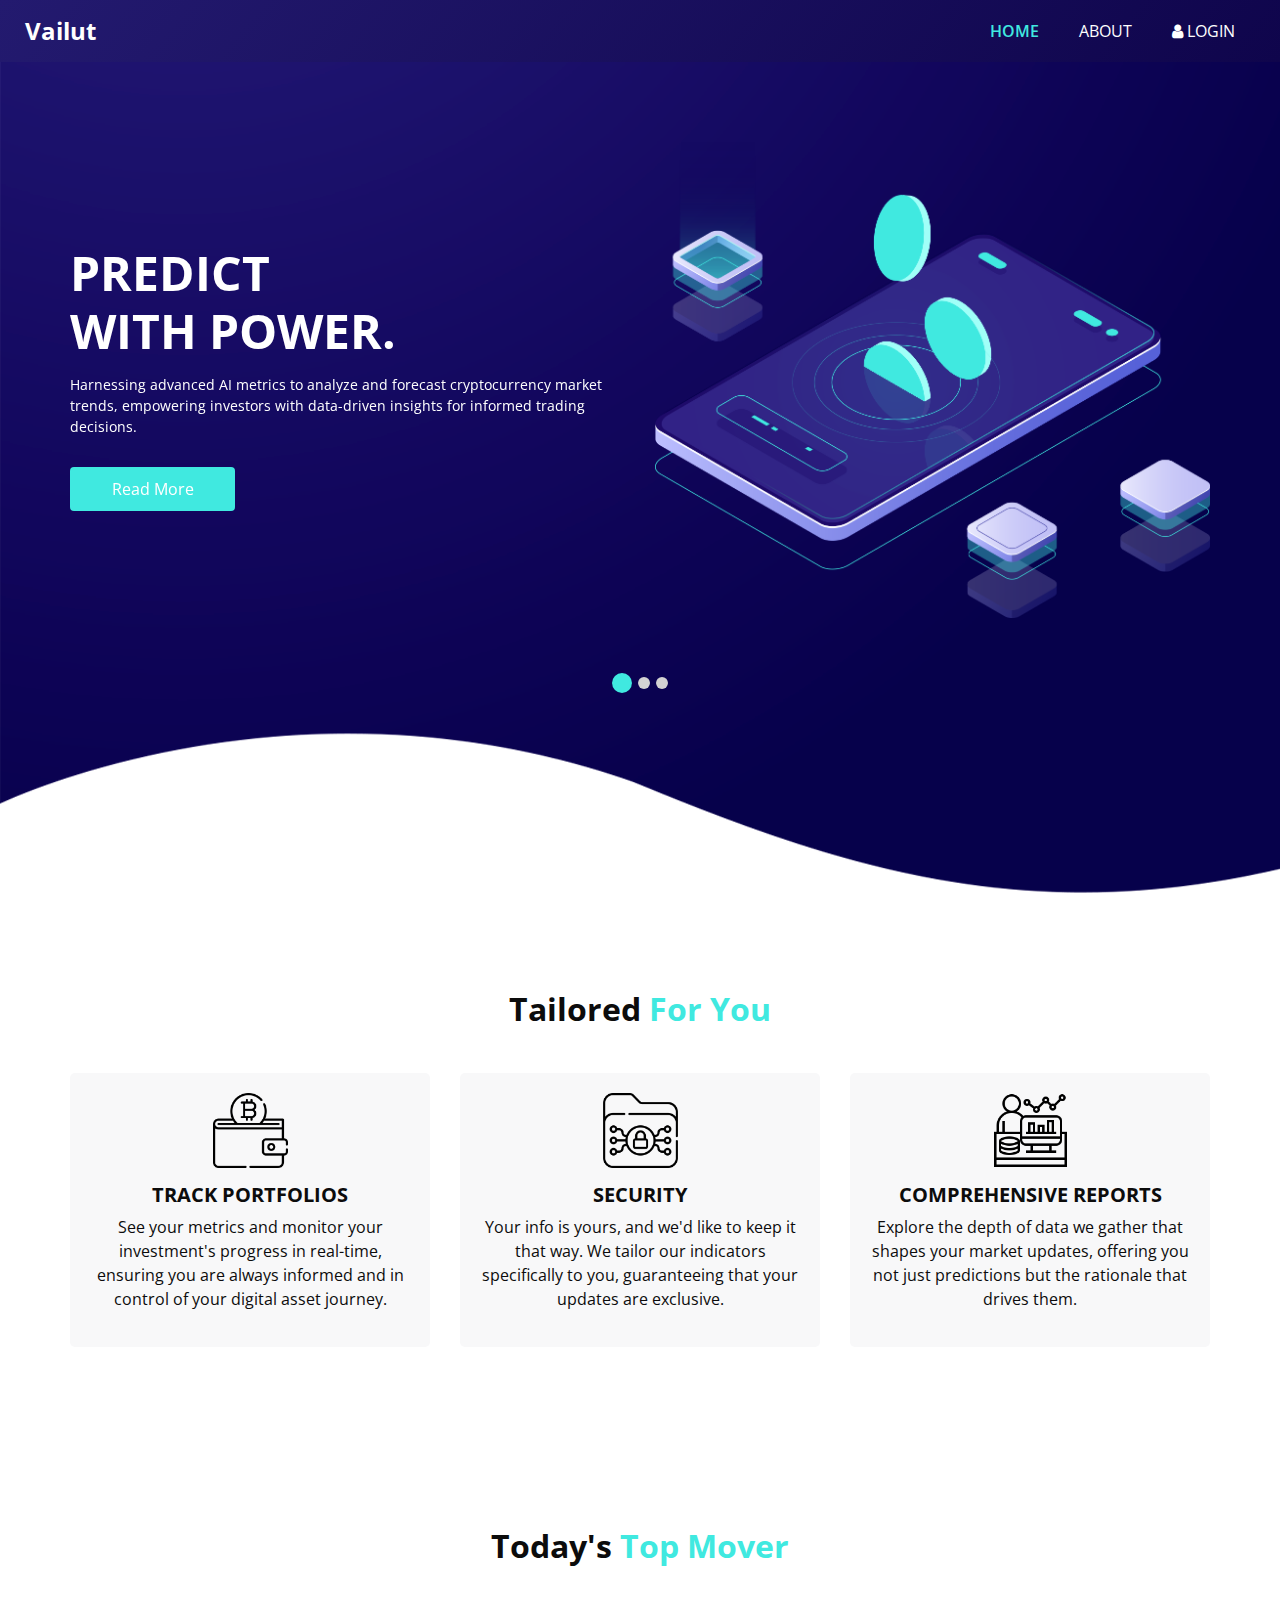
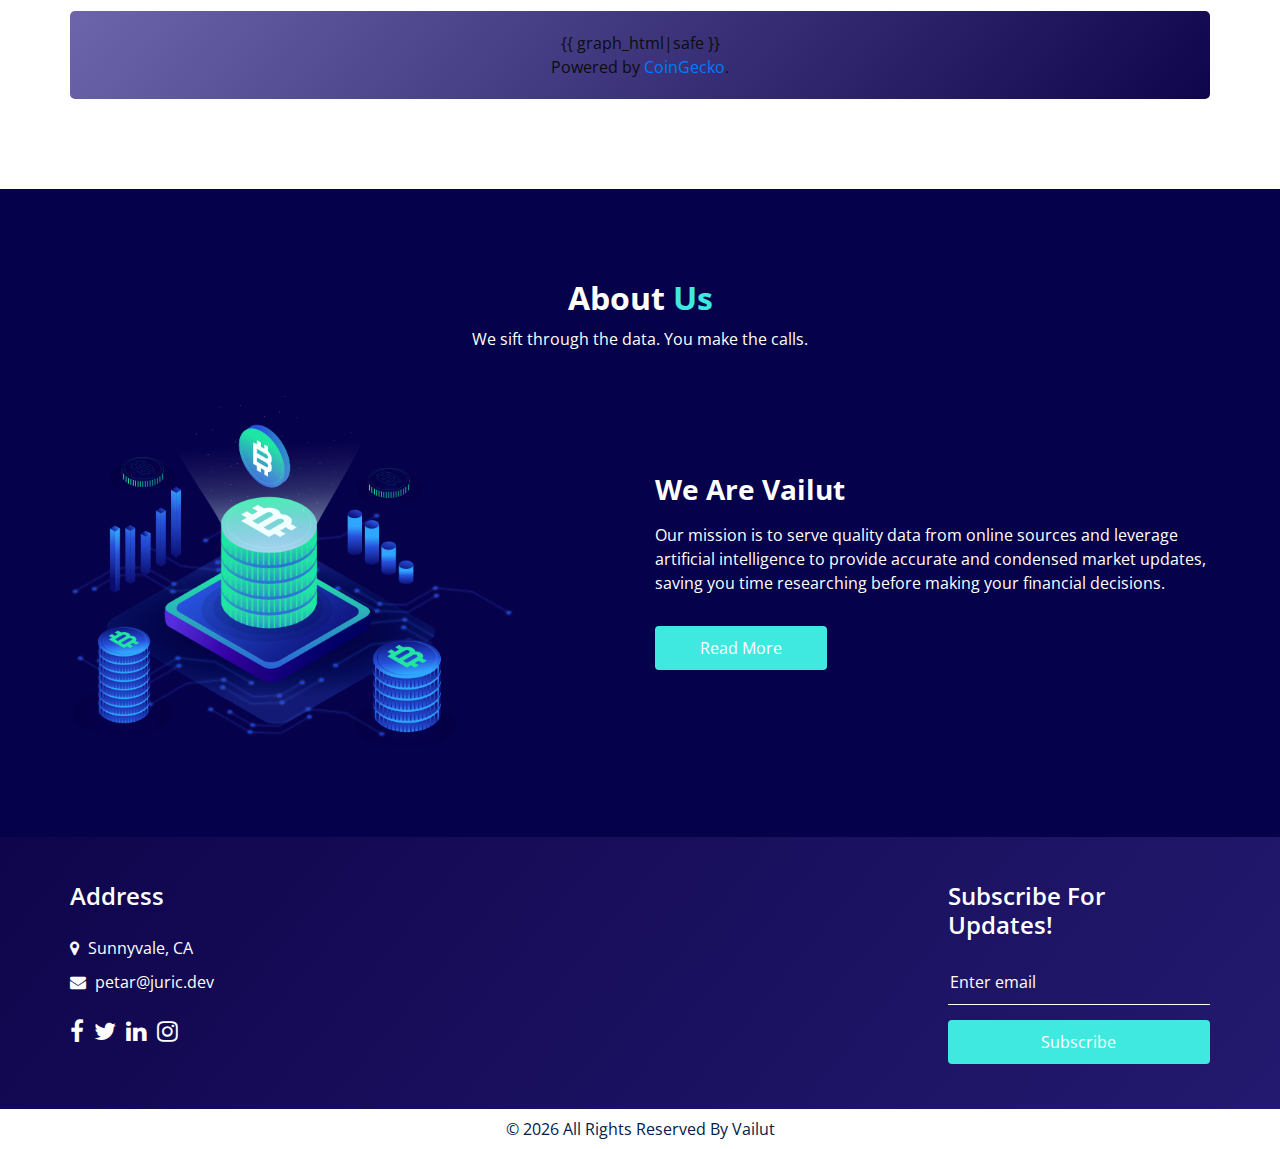
<file: templates/index.html>
<!DOCTYPE html>
<html>
<!--TEST/-->

<head>
    <!-- Basic -->
    <meta charset="utf-8" />
    <meta http-equiv="X-UA-Compatible" content="IE=edge" />
    <!-- Mobile Metas -->
    <meta name="viewport" content="width=device-width, initial-scale=1, shrink-to-fit=no" />
    <!-- Site Metas -->
    <meta name="keywords" content="" />
    <meta name="description" content="" />
    <meta name="author" content="" />
    <link rel="shortcut icon" href="/static/images/favicon.png" type=""> <!--@rashedul.islam -> https://www.flaticon.com/authors/rashedulislam/gradient-fill?author_id=4415&type=standard -->

    <title> Vailut </title>

    <!-- bootstrap core css -->
    <link rel="stylesheet" type="text/css" href="/static/css/bootstrap.css" />

    <!-- fonts style -->
    <link href="https://fonts.googleapis.com/css2?family=Roboto:wght@400;500;700;900&display=swap" rel="stylesheet">

    <!--owl slider stylesheet -->
    <link rel="stylesheet" type="text/css"
        href="https://cdnjs.cloudflare.com/ajax/libs/OwlCarousel2/2.3.4/assets/owl.carousel.min.css" />

    <!-- font awesome style -->
    <link href="/static/css/font-awesome.min.css" rel="stylesheet" />

    <!-- Custom styles for this template -->
    <link href="/static/css/style.css" rel="stylesheet" />
    <!-- responsive style -->
    <link href="/static/css/responsive.css" rel="stylesheet" />
    

</head>

<body>

    <div class="hero_area">

        <div class="hero_bg_box">
            <div class="bg_img_box">
                <img src="/static/images/hero-bg.png" alt="">
            </div>
        </div>

        <!-- header section strats -->
        <header class="header_section">
            <div class="container-fluid">
                <nav class="navbar navbar-expand-lg custom_nav-container ">
                    <a class="navbar-brand" href="/">
                        <span>
                            Vailut
                        </span>
                    </a>

                    <button class="navbar-toggler" type="button" data-toggle="collapse"
                        data-target="#navbarSupportedContent" aria-controls="navbarSupportedContent"
                        aria-expanded="false" aria-label="Toggle navigation">
                        <span class=""> </span>
                    </button>

                    <div class="collapse navbar-collapse" id="navbarSupportedContent">
                        <ul class="navbar-nav  ">
                            <li class="nav-item active">
                                <a class="nav-link" href="">Home <span class="sr-only">(current)</span></a>
                            </li>
                            <li class="nav-item inactive">
                                <a class="nav-link" href="/about">About <span class="sr-only">(current)</span></a>
                            </li>

                            <li class="nav-item">
                                <a class="nav-link" href="#"> <i class="fa fa-user" aria-hidden="true"></i> Login</a>
                            </li>
                        </ul>
                    </div>
                </nav>
            </div>
        </header>
        <!-- end header section -->
        <!-- slider section -->
        <section class="slider_section ">
            <div id="customCarousel1" class="carousel slide" data-ride="carousel">
                <div class="carousel-inner">
                    <div class="carousel-item active">
                        <div class="container ">
                            <div class="row">
                                <div class="col-md-6 ">
                                    <div class="detail-box">
                                        <h1>
                                            Predict <br>
                                            With Power.
                                        </h1>
                                        <p>
                                            Harnessing advanced AI metrics to analyze and forecast cryptocurrency market
                                            trends, empowering investors with data-driven insights for informed trading
                                            decisions.
                                        </p>
                                        <div class="btn-box">
                                            <a href="#About" class="btn1">
                                                Read More
                                            </a>
                                        </div>
                                    </div>
                                </div>
                                <div class="col-md-6">
                                    <div class="img-box">
                                        <img src="/static/images/slider-img.png" alt="">
                                    </div>
                                </div>
                            </div>
                        </div>
                    </div>
                    <div class="carousel-item ">
                        <div class="container ">
                            <div class="row">
                                <div class="col-md-6 ">
                                    <div class="detail-box">
                                        <h1>
                                            Act With <br>
                                            Confidence.
                                        </h1>
                                        <p>
                                            Get immediate updates in market trends so you can stay ahead of the game and
                                            retain a clear view of potential market shifts along with opportunities for
                                            optimal investment strategies.
                                        </p>
                                        <div class="btn-box">
                                            <a href="#About" class="btn1">
                                                Read More
                                            </a>
                                        </div>
                                    </div>
                                </div>
                                <div class="col-md-6">
                                    <div class="img-box">
                                        <img src="/static/images/slider-img.png" alt="">
                                    </div>
                                </div>
                            </div>
                        </div>
                    </div>
                    <div class="carousel-item">
                        <div class="container ">
                            <div class="row">
                                <div class="col-md-6 ">
                                    <div class="detail-box">
                                        <h1>
                                            All Data. <br>
                                            No Wasted Time.
                                        </h1>
                                        <p>
                                            We comprehensively gather and analyze data from a wide array of sources,
                                            including news outlets, online forums, and financial reports, to build the
                                            most complete and accurate picture of future cryptocurrency market trends.
                                        </p>
                                        <div class="btn-box">
                                            <a href="#About" class="btn1">
                                                Read More
                                            </a>
                                        </div>
                                    </div>
                                </div>
                                <div class="col-md-6">
                                    <div class="img-box">
                                        <img src="/static/images/slider-img.png" alt="">
                                    </div>
                                </div>
                            </div>
                        </div>
                    </div>
                </div>
                <ol class="carousel-indicators">
                    <li data-target="#customCarousel1" data-slide-to="0" class="active"></li>
                    <li data-target="#customCarousel1" data-slide-to="1"></li>
                    <li data-target="#customCarousel1" data-slide-to="2"></li>
                </ol>
            </div>

        </section>
        <!-- end slider section -->
    </div>



    <!-- service section -->

    <section class="service_section layout_padding">
        <div class="service_container">
            <div class="container ">
                <div class="heading_container heading_center">
                    <h2>
                        Tailored <span>For You</span>
                    </h2>

                </div>
                <div class="row">
                    <div class="col-md-4 ">
                        <div class="box ">
                            <div class="img-box">
                                <img src="/static/images/s1.png" alt="">
                            </div>
                            <div class="detail-box">
                                <h5>
                                    Track Portfolios
                                </h5>
                                <p>
                                    See your metrics and monitor your investment's progress in real-time, ensuring you
                                    are always informed and in control of your digital asset journey.
                                </p>

                            </div>
                        </div>
                    </div>
                    <div class="col-md-4 ">
                        <div class="box ">
                            <div class="img-box">
                                <img src="/static/images/s2.png" alt="">
                            </div>
                            <div class="detail-box">
                                <h5>
                                    Security
                                </h5>
                                <p>
                                    Your info is yours, and we'd like to keep it that way. We tailor our indicators
                                    specifically to you, guaranteeing that your updates are exclusive.
                                </p>

                            </div>
                        </div>
                    </div>
                    <div class="col-md-4 ">
                        <div class="box ">
                            <div class="img-box">
                                <img src="/static/images/s3.png" alt="">
                            </div>
                            <div class="detail-box">
                                <h5>
                                    Comprehensive Reports
                                </h5>
                                <p>
                                    Explore the depth of data we gather that shapes your market updates, offering you
                                    not just predictions but the rationale that drives them.
                                </p>
                            </div>
                        </div>
                    </div>
                </div>

            </div>
        </div>
    </section>

    <!-- end service section -->

    <section class="top_mover_section layout_padding">
        <div class="service_container">
            <div class="container ">
                <div class="heading_container heading_center">
                    <h2>
                        Today's <span>Top Mover</span>
                    </h2>

                </div>
                <div class="">
                    
                    <div class="box">
                        <div class="graph-container">
                            {{ graph_html|safe }}
                            <footer>Powered by <a href="https://www.coingecko.com" target="_blank">CoinGecko</a>.
                        </div>
                    </div>


                </div>

            </div>
        </div>
    </section>
    <!-- about section -->

    <section id="About" class="about_section layout_padding">
        <div class="container  ">
            <div class="heading_container heading_center">
                <h2>
                    About <span>Us</span>
                </h2>
                <p>
                    We sift through the data. You make the calls.
                </p>
            </div>
            <div class="row">
                <div class="col-md-6 ">
                    <div class="img-box">
                        <img src="/static/images/about-img.png" alt="">
                    </div>
                </div>
                <div class="col-md-6">
                    <div class="detail-box">
                        <h3>
                            We Are Vailut
                        </h3>
                        <p>

                        </p>
                        <p>
                            Our mission is to serve quality data from online sources and leverage artificial
                            intelligence to provide accurate and condensed market updates, saving you time researching
                            before making your financial decisions.
                        </p>
                        <a href="/about">
                            Read More
                        </a>
                    </div>
                </div>
            </div>
        </div>
    </section>



    <!-- info section -->

    <section class="info_section layout_padding2">
        <div class="container">
            <div class="row">
                <div class="col-md-6 col-lg-3 info_col">
                    <div class="info_contact">
                        <h4>
                            Address
                        </h4>
                        <div class="contact_link_box">
                            <a href="">
                                <i class="fa fa-map-marker" aria-hidden="true"></i>
                                <span>
                                    Sunnyvale, CA
                                </span>
                            </a>

                            <a href="mailto: petar@juric.dev">
                                <i class="fa fa-envelope" aria-hidden="true"></i>
                                <span>
                                    petar@juric.dev
                                </span>
                            </a>
                        </div>
                    </div>
                    <div class="info_social">
                        <a href="https://www.facebook.com/petaaar/">
                            <i class="fa fa-facebook" aria-hidden="true"></i>
                        </a>
                        <a href="https://twitter.com/Ezkie_Music">
                            <i class="fa fa-twitter" aria-hidden="true"></i>
                        </a>
                        <a href="https://www.linkedin.com/in/pjuric/">
                            <i class="fa fa-linkedin" aria-hidden="true"></i>
                        </a>
                        <a href="https://www.instagram.com/ezkie_">
                            <i class="fa fa-instagram" aria-hidden="true"></i>
                        </a>
                    </div>
                </div>

                <div class="col-md-6 col-lg-2 mx-auto info_col">
                    <div class="info_link_box">

                    </div>
                </div>

                <div class="col-md-6 col-lg-3 info_col ">
                    <h4>
                        Subscribe For Updates!
                    </h4>
                    <form action="#">
                        <input type="text" placeholder="Enter email" />
                        <button type="submit">
                            Subscribe
                        </button>
                    </form>
                </div>
            </div>
        </div>
    </section>

    <!-- end info section -->

    <!-- footer section -->
    <section class="footer_section">
        <div class="container">
            <p>
                &copy; <span id="displayYear"></span> All Rights Reserved By
                <a href="https://html.design/">Vailut</a>
            </p>
        </div>
    </section>
    <!-- footer section -->

    <!-- custom js -->
    <script type="text/javascript" src="/static/js/custom.js"></script>
    <!-- jQuery -->
    <script type="text/javascript" src="/static/js/jquery-3.4.1.min.js"></script>
    <!-- popper js-->
    <script src="https://cdn.jsdelivr.net/npm/popper.js@1.16.0/dist/umd/popper.min.js"
        integrity="sha384-Q6E9RHvbIyZFJoft+2mJbHaEWldlvI9IOYy5n3zV9zzTtmI3UksdQRVvoxMfooAo" crossorigin="anonymous">
        </script> 
    <!-- bootstrap js -->
    <script type="text/javascript" src="/static/js/bootstrap.js"></script>
    <!-- owl slider -->
    <script type="text/javascript" src="https://cdnjs.cloudflare.com/ajax/libs/OwlCarousel2/2.3.4/owl.carousel.min.js">
    </script>

    <!-- Google Map
    <script src="https://maps.googleapis.com/maps/api/js?key=AIzaSyCh39n5U-4IoWpsVGUHWdqB6puEkhRLdmI&callback=myMap">
    </script>
    <-- End Google Map -->

</body>

</html>
</file>
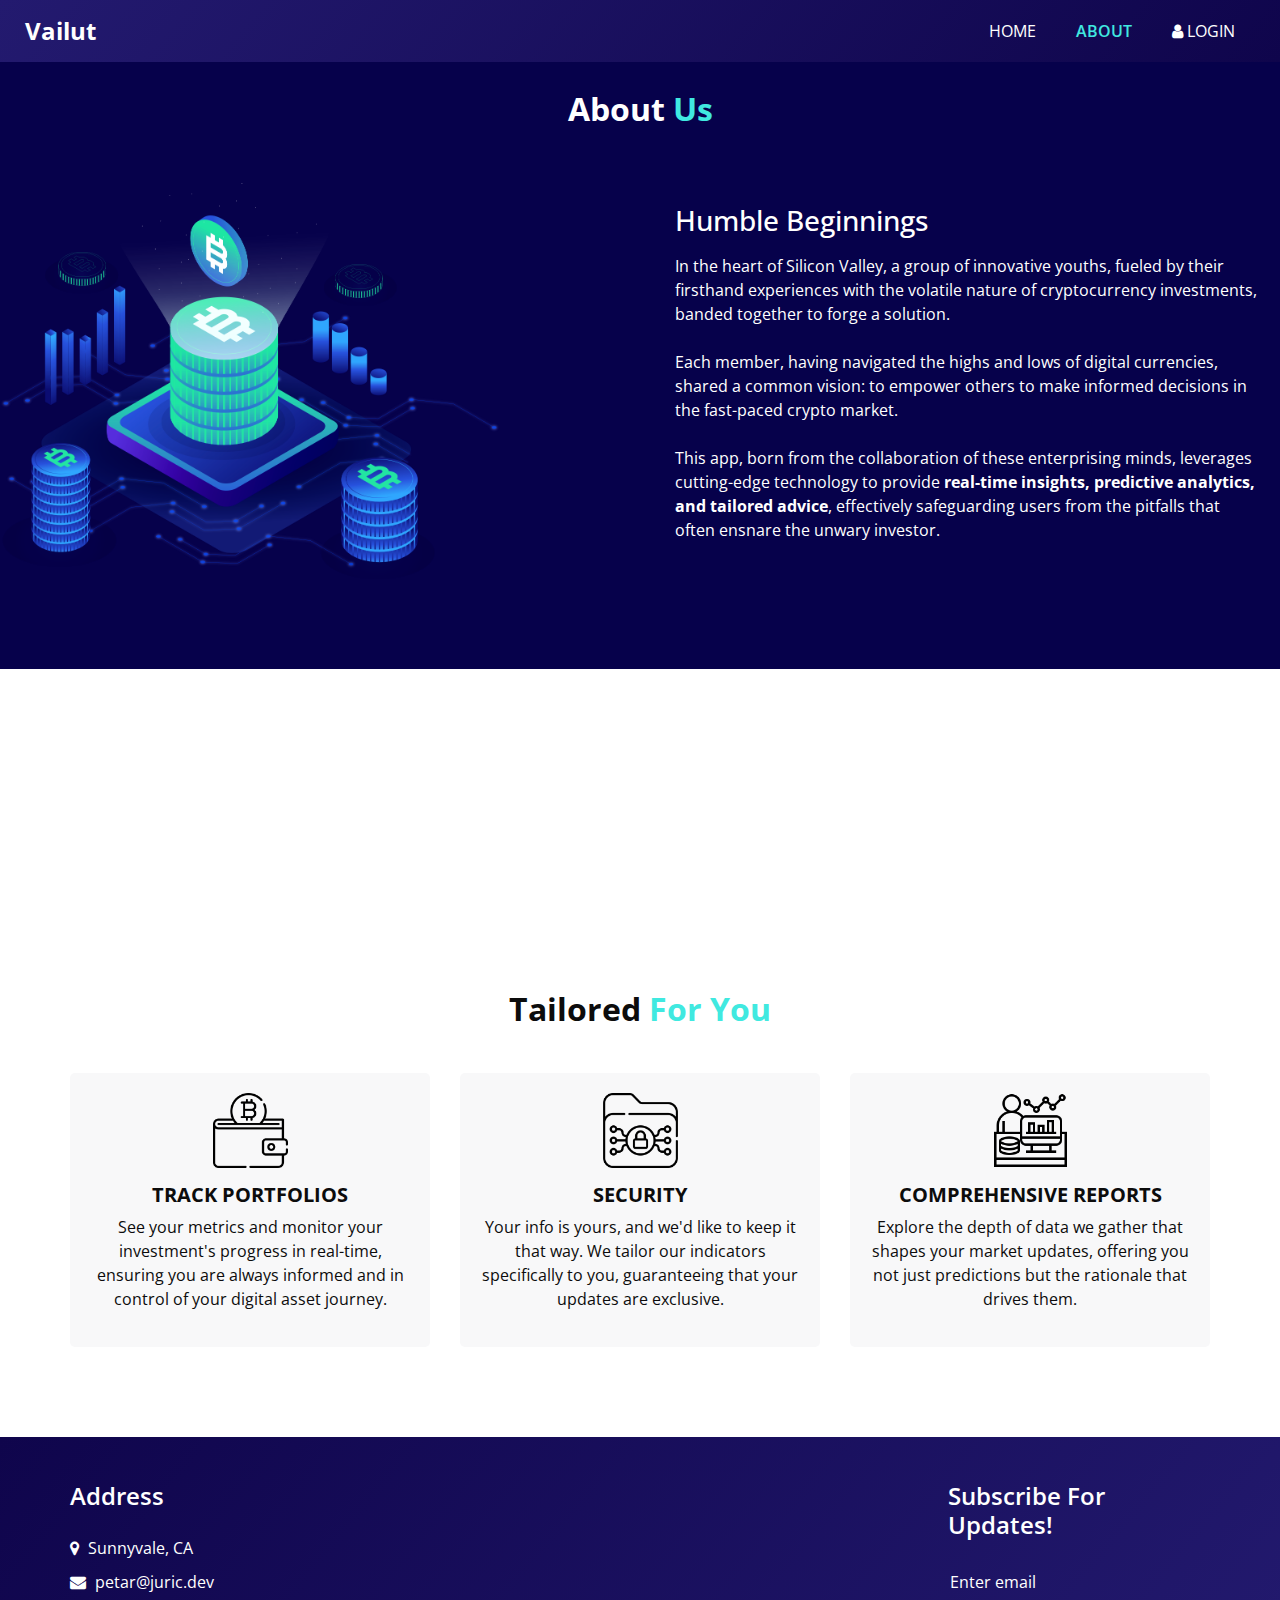
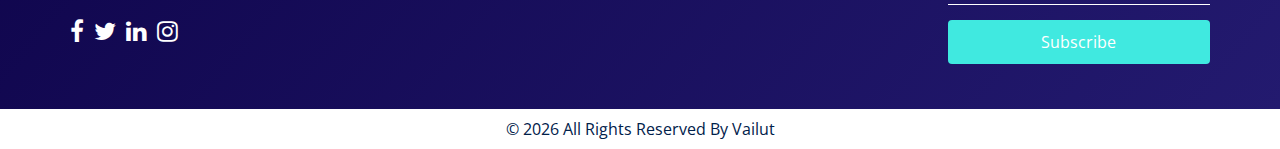
<file: templates/about.html>
<!DOCTYPE html>
<html>
<!--TEST/-->

<head>
    <!-- Basic -->
    <meta charset="utf-8" />
    <meta http-equiv="X-UA-Compatible" content="IE=edge" />
    <!-- Mobile Metas -->
    <meta name="viewport" content="width=device-width, initial-scale=1, shrink-to-fit=no" />
    <!-- Site Metas -->
    <meta name="keywords" content="" />
    <meta name="description" content="" />
    <meta name="author" content="" />
    <link rel="shortcut icon" href="/static/images/favicon.png" type=""> <!--@rashedul.islam -> https://www.flaticon.com/authors/rashedulislam/gradient-fill?author_id=4415&type=standard -->

    <title> Vailut </title>

    <!-- bootstrap core css -->
    <link rel="stylesheet" type="text/css" href="/static/css/bootstrap.css" />

    <!-- fonts style -->
    <link href="https://fonts.googleapis.com/css2?family=Roboto:wght@400;500;700;900&display=swap" rel="stylesheet">

    <!--owl slider stylesheet -->
    <link rel="stylesheet" type="text/css"
        href="https://cdnjs.cloudflare.com/ajax/libs/OwlCarousel2/2.3.4/assets/owl.carousel.min.css" />

    <!-- font awesome style -->
    <link href="/static/css/font-awesome.min.css" rel="stylesheet" />

    <!-- Custom styles for this template -->
    <link href="/static/css/style.css" rel="stylesheet" />
    <!-- responsive style -->
    <link href="/static/css/responsive.css" rel="stylesheet" />
    

</head>

<body>

    <div class="hero_area">


        <!-- header section strats -->
        <header class="header_section">
            <div class="container-fluid">
                <nav class="navbar navbar-expand-lg custom_nav-container ">
                    <a class="navbar-brand" href="/">
                        <span>
                            Vailut
                        </span>
                    </a>

                    <button class="navbar-toggler" type="button" data-toggle="collapse"
                        data-target="#navbarSupportedContent" aria-controls="navbarSupportedContent"
                        aria-expanded="false" aria-label="Toggle navigation">
                        <span class=""> </span>
                    </button>

                    <div class="collapse navbar-collapse" id="navbarSupportedContent">
                        <ul class="navbar-nav  ">
                            <li class="nav-item inactive">
                                <a class="nav-link" href="/">Home <span class="sr-only">(current)</span></a>
                            </li>
                            <li class="nav-item active">
                                <a class="nav-link" href="/about">About <span class="sr-only">(current)</span></a>
                            </li>

                            <li class="nav-item">
                                <a class="nav-link" href="#"> <i class="fa fa-user" aria-hidden="true"></i> Login</a>
                            </li>
                        </ul>
                    </div>
                </nav>
            </div>
        </header>
        <!-- end header section -->
        <!-- slider section -->
        <section id="About" class="about_section layout_padding">
            <div class="">
                <div class="heading_container heading_center">
                    <h2>
                        About <span>Us</span>
                    </h2>
                    <p>
                        
                    </p>
                </div>
                <div class="row">
                    <div class="col-md-6 ">
                        <div class="img-box">
                            <img src="/static/images/about-img.png" alt="">
                        </div>
                    </div>
                        <div class="col-md-6">
                            <div class="moar_padding_pls">
                            <div class="about_section">
                            
                                <h3>
                                Humble Beginnings
                                </h3>
                                <p>
    
                                </p>
                                <p>
                                    In the heart of Silicon Valley, a group of innovative youths, fueled by their firsthand experiences with the volatile nature of cryptocurrency investments, 
                                    banded together to forge a solution. <br><br>Each member, having navigated the highs and lows of digital currencies, shared a common vision: to empower others to make 
                                    informed decisions in the fast-paced crypto market. <br><br>This app, born from the collaboration of these enterprising minds, 
                                    leverages cutting-edge technology to provide <b>real-time insights, predictive analytics, and tailored advice</b>, effectively safeguarding users from the pitfalls that 
                                    often ensnare the unwary investor.
                                </p>
                            

                            </div>
                        </div>
                    </div>
                </div>
            </div>
        </section>
        
    </div>



    <!-- service section -->

    <section class="service_section layout_padding">
        <div class="service_container">
            <div class="container ">
                <div class="heading_container heading_center">
                    <h2>
                        Tailored <span>For You</span>
                    </h2>

                </div>
                <div class="row">
                    <div class="col-md-4 ">
                        <div class="box ">
                            <div class="img-box">
                                <img src="/static/images/s1.png" alt="">
                            </div>
                            <div class="detail-box">
                                <h5>
                                    Track Portfolios
                                </h5>
                                <p>
                                    See your metrics and monitor your investment's progress in real-time, ensuring you
                                    are always informed and in control of your digital asset journey.
                                </p>

                            </div>
                        </div>
                    </div>
                    <div class="col-md-4 ">
                        <div class="box ">
                            <div class="img-box">
                                <img src="/static/images/s2.png" alt="">
                            </div>
                            <div class="detail-box">
                                <h5>
                                    Security
                                </h5>
                                <p>
                                    Your info is yours, and we'd like to keep it that way. We tailor our indicators
                                    specifically to you, guaranteeing that your updates are exclusive.
                                </p>

                            </div>
                        </div>
                    </div>
                    <div class="col-md-4 ">
                        <div class="box ">
                            <div class="img-box">
                                <img src="/static/images/s3.png" alt="">
                            </div>
                            <div class="detail-box">
                                <h5>
                                    Comprehensive Reports
                                </h5>
                                <p>
                                    Explore the depth of data we gather that shapes your market updates, offering you
                                    not just predictions but the rationale that drives them.
                                </p>

                            </div>
                        </div>
                    </div>
                </div>

            </div>
        </div>
    </section>

    <!-- end service section -->

    

    



    <!-- info section -->

    <section class="info_section layout_padding2">
        <div class="container">
            <div class="row">
                <div class="col-md-6 col-lg-3 info_col">
                    <div class="info_contact">
                        <h4>
                            Address
                        </h4>
                        <div class="contact_link_box">
                            <a href="">
                                <i class="fa fa-map-marker" aria-hidden="true"></i>
                                <span>
                                    Sunnyvale, CA
                                </span>
                            </a>

                            <a href="">
                                <i class="fa fa-envelope" aria-hidden="true"></i>
                                <span>
                                    petar@juric.dev
                                </span>
                            </a>
                        </div>
                    </div>
                    <div class="info_social">
                        <a href="https://www.facebook.com/petaaar/">
                            <i class="fa fa-facebook" aria-hidden="true"></i>
                        </a>
                        <a href="https://twitter.com/Ezkie_Music">
                            <i class="fa fa-twitter" aria-hidden="true"></i>
                        </a>
                        <a href="https://www.linkedin.com/in/pjuric/">
                            <i class="fa fa-linkedin" aria-hidden="true"></i>
                        </a>
                        <a href="https://www.instagram.com/ezkie_">
                            <i class="fa fa-instagram" aria-hidden="true"></i>
                        </a>
                    </div>
                </div>

                <div class="col-md-6 col-lg-2 mx-auto info_col">
                    <div class="info_link_box">

                    </div>
                </div>

                <div class="col-md-6 col-lg-3 info_col ">
                    <h4>
                        Subscribe For Updates!
                    </h4>
                    <form action="#">
                        <input type="text" placeholder="Enter email" />
                        <button type="submit">
                            Subscribe
                        </button>
                    </form>
                </div>
            </div>
        </div>
    </section>

    <!-- end info section -->

    <!-- footer section -->
    <section class="footer_section">
        <div class="container">
            <p>
                &copy; <span id="displayYear"></span> All Rights Reserved By
                <a href="https://html.design/">Vailut</a>
            </p>
        </div>
    </section>
    <!-- footer section -->

    <!-- jQuery -->
    <script type="text/javascript" src="/static/js/jquery-3.4.1.min.js"></script>
    <!-- popper js -->
    <script src="https://cdn.jsdelivr.net/npm/popper.js@1.16.0/dist/umd/popper.min.js"
        integrity="sha384-Q6E9RHvbIyZFJoft+2mJbHaEWldlvI9IOYy5n3zV9zzTtmI3UksdQRVvoxMfooAo" crossorigin="anonymous">
        </script>
    <!-- bootstrap js -->
    <script type="text/javascript" src="/static/js/bootstrap.js"></script>
    <!-- owl slider -->
    <script type="text/javascript" src="https://cdnjs.cloudflare.com/ajax/libs/OwlCarousel2/2.3.4/owl.carousel.min.js">
    </script>
    <!-- custom js -->
    <script type="text/javascript" src="/static/js/custom.js"></script>
    <!-- Google Map
    <script src="https://maps.googleapis.com/maps/api/js?key=AIzaSyCh39n5U-4IoWpsVGUHWdqB6puEkhRLdmI&callback=myMap">
    </script>
    <!-- End Google Map -->

</body>

</html>
</file>
<file: static/css/style.css>
@import url("https://fonts.googleapis.com/css2?family=Lato:wght@400;700&family=Open+Sans:wght@300;400;600;700&display=swap");
body {
  font-family: "Open Sans", sans-serif;
  color: #0c0c0c;
  background-color: #ffffff;
  overflow-x: hidden;
}

html{
  scroll-behavior: smooth;
}

.layout_padding {
  padding: 90px 0;
}

.layout_padding2 {
  padding: 75px 0;
}       

.layout_padding2-top {
  padding-top: 75px;
}

.layout_padding2-bottom {
  padding-bottom: 75px;
}

.layout_padding-top {
  padding-top: 90px;
}

.layout_padding-bottom {
  padding-bottom: 90px;
}

.heading_container {
  display: -webkit-box;
  display: -ms-flexbox;
  display: flex;
  -webkit-box-orient: vertical;
  -webkit-box-direction: normal;
      -ms-flex-direction: column;
          flex-direction: column;
  -webkit-box-align: start;
      -ms-flex-align: start;
          align-items: flex-start;
}

.heading_container h2 {
  position: relative;
  font-weight: bold;
  margin-bottom: 0;
}

.heading_container h2 span {
  color: #40e9e0;
}

.heading_container p {
  margin-top: 10px;
  margin-bottom: 0;
}

.heading_container.heading_center {
  -webkit-box-align: center;
      -ms-flex-align: center;
          align-items: center;
  text-align: center;
}

a,
a:hover,
a:focus {
  text-decoration: none;
}

a:hover,
a:focus {
  color: initial;
}

.btn,
.btn:focus {
  outline: none !important;
  -webkit-box-shadow: none;
          box-shadow: none;
}

/*header section*/
.hero_area {
  position: relative;
  min-height: 100vh;
  display: -webkit-box;
  display: -ms-flexbox;
  display: flex;
  -webkit-box-orient: vertical;
  -webkit-box-direction: normal;
      -ms-flex-direction: column;
          flex-direction: column;
}

.hero_area .hero_bg_box {
  position: absolute;
  top: 0;
  left: 0;
  width: 100%;
  height: 100%;
  display: -webkit-box;
  display: -ms-flexbox;
  display: flex;
  -webkit-box-pack: center;
      -ms-flex-pack: center;
          justify-content: center;
  -webkit-box-align: end;
      -ms-flex-align: end;
          align-items: flex-end;
  overflow: hidden;
  z-index: -1;
}

.hero_area .hero_bg_box .bg_img_box {
  min-width: 100%;
  min-height: 100%;
}

.hero_area .hero_bg_box img {
  min-width: 100%;
  min-height: 100%;
}

.sub_page .hero_area {
  min-height: auto;
  background: linear-gradient(130deg, #231a6f, #0f054c);
}

.sub_page .hero_area .hero_bg_box {
  display: none;
}

.header_section {

  background: linear-gradient(130deg, #231a6f, #0f054c);
  
  text-align: center;
  padding: 8px 0;
  width: 100%;
  position: fixed;
  z-index: 1000;
}

.header_section .container-fluid {
  padding-right: 25px;
  padding-left: 25px;
}

.navbar-brand span {
  font-weight: bold;
  font-size: 24px;
  color: #ffffff;
}

.moar_padding_pls{
  padding-left: 20px;
  padding-right: 20px;
}

.custom_nav-container {
  padding: 0;
}

.custom_nav-container .navbar-nav {
  margin-left: auto;
}

.custom_nav-container .navbar-nav .nav-item .nav-link {
  padding: 5px 20px;
  color: #ffffff;
  text-align: center;
  text-transform: uppercase;
  border-radius: 5px;
  -webkit-transition: all 0.3s;
  transition: all 0.3s;
}

.custom_nav-container .navbar-nav .nav-item:hover .nav-link, .custom_nav-container .navbar-nav .nav-item.active .nav-link {
  color: #40e9e0;
}

.custom_nav-container .navbar-nav .nav-item.active .nav-link {
  font-weight: 600;
}

.custom_nav-container .nav_search-btn {
  width: 35px;
  height: 35px;
  padding: 0;
  border: none;
  color: #ffffff;
}

.custom_nav-container .nav_search-btn:hover {
  color: #40e9e0;
}

.custom_nav-container .navbar-toggler {
  outline: none;
}

.custom_nav-container .navbar-toggler {
  padding: 0;
  width: 37px;
  height: 42px;
  -webkit-transition: all 0.3s;
  transition: all 0.3s;
}

.custom_nav-container .navbar-toggler span {
  display: block;
  width: 35px;
  height: 4px;
  background-color: #ffffff;
  margin: 7px 0;
  -webkit-transition: all 0.3s;
  transition: all 0.3s;
  position: relative;
  border-radius: 5px;
  transition: all 0.3s;
}

.custom_nav-container .navbar-toggler span::before, .custom_nav-container .navbar-toggler span::after {
  content: "";
  position: absolute;
  left: 0;
  height: 100%;
  width: 100%;
  background-color: #ffffff;
  top: -10px;
  border-radius: 5px;
  -webkit-transition: all 0.3s;
  transition: all 0.3s;
}

.custom_nav-container .navbar-toggler span::after {
  top: 10px;
}

.custom_nav-container .navbar-toggler[aria-expanded="true"] {
  -webkit-transform: rotate(360deg);
          transform: rotate(360deg);
}

.custom_nav-container .navbar-toggler[aria-expanded="true"] span {
  -webkit-transform: rotate(45deg);
          transform: rotate(45deg);
}

.custom_nav-container .navbar-toggler[aria-expanded="true"] span::before, .custom_nav-container .navbar-toggler[aria-expanded="true"] span::after {
  -webkit-transform: rotate(90deg);
          transform: rotate(90deg);
  top: 0;
}

/*end header section*/
/* slider section */
.slider_section {
  -webkit-box-flex: 1;
      -ms-flex: 1;
          flex: 1;
  display: -webkit-box;
  display: -ms-flexbox;
  display: flex;
  -webkit-box-align: center;
      -ms-flex-align: center;
          align-items: center;
  position: relative;
  padding: 45px 0 145px 0;
}

.slider_section .row {
  -webkit-box-align: center;
      -ms-flex-align: center;
          align-items: center;
}

.slider_section #customCarousel1 {
  width: 100%;
  position: unset;
}

.slider_section .detail-box {
  color: #00204a;
}

.slider_section .detail-box h1 {
  font-size: 3rem;
  font-weight: bold;
  text-transform: uppercase;
  margin-bottom: 15px;
  color: #ffffff;
}

.slider_section .detail-box p {
  color: #fefefe;
  font-size: 14px;
}

.slider_section .detail-box .btn-box {
  display: -webkit-box;
  display: -ms-flexbox;
  display: flex;
  margin: 0 -5px;
  margin-top: 25px;
}

.slider_section .detail-box .btn-box a {
  margin: 5px;
  text-align: center;
  width: 165px;
}

.slider_section .detail-box .btn-box .btn1 {
  display: inline-block;
  padding: 10px 15px;
  background-color: #40e9e0;
  color: #ffffff;
  border-radius: 4px;
  -webkit-transition: all 0.3s;
  transition: all 0.3s;
  border: none;
}

.slider_section .detail-box .btn-box .btn1:hover {
  background-color: #40e9e0;
}

.slider_section .detail-box .btn-box .btn2 {
  display: inline-block;
  padding: 10px 15px;
  background-color: #000000;
  color: #ffffff;
  border-radius: 4px;
  -webkit-transition: all 0.3s;
  transition: all 0.3s;
  border: none;
}

.slider_section .detail-box .btn-box .btn2:hover {
  background-color: black;
}

.slider_section .img-box {
  margin: 45px 0;
}

.slider_section .img-box img {
  width: 100%;
  -webkit-animation: upDown 5s infinite;
          animation: upDown 5s infinite;
}

@-webkit-keyframes upDown {
  0% {
    -webkit-transform: translateY(-45px);
            transform: translateY(-45px);
  }
  50% {
    -webkit-transform: translateY(45px);
            transform: translateY(45px);
  }
  100% {
    -webkit-transform: translateY(-45px);
            transform: translateY(-45px);
  }
}

@keyframes upDown {
  0% {
    -webkit-transform: translateY(-45px);
            transform: translateY(-45px);
  }
  50% {
    -webkit-transform: translateY(45px);
            transform: translateY(45px);
  }
  100% {
    -webkit-transform: translateY(-45px);
            transform: translateY(-45px);
  }
}

.slider_section .carousel-indicators {
  position: unset;
  margin: 0;
  -webkit-box-pack: center;
      -ms-flex-pack: center;
          justify-content: center;
  -webkit-box-align: center;
      -ms-flex-align: center;
          align-items: center;
}

.slider_section .carousel-indicators li {
  background-color: #d3d3d3;
  width: 12px;
  height: 12px;
  border-radius: 100%;
  opacity: 1;
}

.slider_section .carousel-indicators li.active {
  width: 20px;
  height: 20px;
  background-color: #40e9e0;
}


.top_mover_section {
    position: relative;
}

.top_mover_section .box {
  background: linear-gradient(130deg, #6c65ac, #0f054c);
  display: -webkit-box;
  display: -ms-flexbox;
  display: flex;
  -webkit-box-orient: vertical;
  -webkit-box-direction: normal;
      -ms-flex-direction: column;
          flex-direction: column;
  -webkit-box-align: center;
      -ms-flex-align: center;
          align-items: center;
  text-align: center;
  margin-top: 45px;
  padding: 20px;
  border-radius: 5px;
}

.top_mover_section .box .img-box {
    display: -webkit-box;
    display: -ms-flexbox;
    display: flex;
    -webkit-box-pack: center;
        -ms-flex-pack: center;
            justify-content: center;
    -webkit-box-align: start;
        -ms-flex-align: start;
            align-items: flex-start;
    width: 225px;
    min-width: 75px;
    height: 125px;
    margin-bottom: 15px;
  }

.graph-container {
  margin: auto; 
  position: relative;
  width: 100%; /* Full width of its parent */
  height: auto; /* Auto height based on aspect ratio */
  }

.service_section {
  position: relative;
}

.service_section .box {
  display: -webkit-box;
  display: -ms-flexbox;
  display: flex;
  -webkit-box-orient: vertical;
  -webkit-box-direction: normal;
      -ms-flex-direction: column;
          flex-direction: column;
  -webkit-box-align: center;
      -ms-flex-align: center;
          align-items: center;
  text-align: center;
  margin-top: 45px;
  background-color: #f8f8f9;
  padding: 20px;
  border-radius: 5px;
  }

.service_section .box .img-box {
  display: -webkit-box;
  display: -ms-flexbox;
  display: flex;
  -webkit-box-pack: center;
      -ms-flex-pack: center;
          justify-content: center;
  -webkit-box-align: start;
      -ms-flex-align: start;
          align-items: flex-start;
  width: 125px;
  min-width: 75px;
  height: 75px;
  margin-bottom: 15px;
}

.service_section .box .img-box img {
  max-width: 100%;
  max-height: 100%;
  -webkit-transition: all 0.3s;
  transition: all 0.3s;
}

.service_section .box .detail-box h5 {
  font-weight: bold;
  text-transform: uppercase;
}

.service_section .box .detail-box a {
  color: #00204a;
  font-weight: 600;
}

.service_section .box .detail-box a:hover {
  color: #40e9e0;
}

.service_section .btn-box {
  display: -webkit-box;
  display: -ms-flexbox;
  display: flex;
  -webkit-box-pack: center;
      -ms-flex-pack: center;
          justify-content: center;
  margin-top: 45px;
}

.service_section .btn-box a {
  display: inline-block;
  padding: 10px 45px;
  background-color: #40e9e0;
  color: #ffffff;
  border-radius: 4px;
  -webkit-transition: all 0.3s;
  transition: all 0.3s;
  border: none;
}

.service_section .btn-box a:hover {
  background-color: #40e9e0;
}

.about_section {
  background-color: #06014b;
  color: #ffffff;
}

.about_section .heading_container {
  margin-bottom: 45px;
}

.about_section .row {
  -webkit-box-align: center;
      -ms-flex-align: center;
          align-items: center;
}

.about_section .img-box img {
  max-width: 80%;
}

.about_section .detail-box h3 {
  font-weight: bold;
}

.about_section .detail-box p {
  margin-top: 15px;
}

.about_section .detail-box a {
  display: inline-block;
  padding: 10px 45px;
  background-color: #40e9e0;
  color: #ffffff;
  border-radius: 4px;
  -webkit-transition: all 0.3s;
  transition: all 0.3s;
  border: none;
  margin-top: 15px;
}

.about_section .detail-box a:hover {
  background-color: #007fa4;
}

.why_section .box {
  margin-top: 45px;
  display: -webkit-box;
  display: -ms-flexbox;
  display: flex;
  -webkit-box-orient: vertical;
  -webkit-box-direction: normal;
      -ms-flex-direction: column;
          flex-direction: column;
  -webkit-box-align: center;
      -ms-flex-align: center;
          align-items: center;
  text-align: center;
}

.why_section .box .img-box {
  margin-bottom: 20px;
  width: 120px;
  height: 120px;
  min-width: 120px;
  min-height: 120px;
  border-radius: 100%;
  border: 5px solid #00204a;
  display: -webkit-box;
  display: -ms-flexbox;
  display: flex;
  -webkit-box-pack: center;
      -ms-flex-pack: center;
          justify-content: center;
  -webkit-box-align: center;
      -ms-flex-align: center;
          align-items: center;
}

.why_section .box .img-box img {
  width: 55px;
  height: auto;
  fill: #00204a;
}

.why_section .box h5 {
  font-weight: bold;
  margin-bottom: 10px;
}

.why_section .box p {
  margin-bottom: 0;
}

.why_section .btn-box {
  display: -webkit-box;
  display: -ms-flexbox;
  display: flex;
  -webkit-box-pack: center;
      -ms-flex-pack: center;
          justify-content: center;
  margin-top: 45px;
}

.why_section .btn-box a {
  display: inline-block;
  padding: 10px 45px;
  background-color: #00bbf0;
  color: #ffffff;
  border-radius: 0;
  -webkit-transition: all 0.3s;
  transition: all 0.3s;
  border: none;
}

.why_section .btn-box a:hover {
  background-color: #007fa4;
}

/*team section */
.team_section {
  text-align: center;
  background-color: #06014b;
  color: #ffffff;
}

.team_section .heading_container {
  -webkit-box-pack: center;
      -ms-flex-pack: center;
          justify-content: center;
}

.team_section .team_container {
  padding: 0 15px;
}

.team_section .team_container .box {
  padding: 35px 0 0 0;
  border-radius: 5px;
  overflow: hidden;
  -webkit-transition: all .1s;
  transition: all .1s;
  margin-top: 45px;
  background: -webkit-gradient(linear, left top, left bottom, from(#002759), to(#002b64));
  background: linear-gradient(to bottom, #002759, #002b64);
}

.team_section .team_container .box .img-box {
  display: -webkit-box;
  display: -ms-flexbox;
  display: flex;
  -webkit-box-pack: center;
      -ms-flex-pack: center;
          justify-content: center;
  -webkit-box-align: center;
      -ms-flex-align: center;
          align-items: center;
}

.team_section .team_container .box .img-box img {
  width: 120px;
  border-radius: 100%;
  border: 5px solid #ffffff;
}

.team_section .team_container .box .detail-box {
  margin: 25px 0;
}

.team_section .team_container .box .detail-box h5 {
  color: #00bbf0;
  font-weight: 600;
  position: relative;
}

.team_section .team_container .box .social_box {
  padding: 10px 45px 20px 45px;
  display: -webkit-box;
  display: -ms-flexbox;
  display: flex;
  -webkit-box-pack: justify;
      -ms-flex-pack: justify;
          justify-content: space-between;
}

.team_section .team_container .box .social_box a {
  color: #ffffff;
  font-size: 22px;
}

.team_section .team_container .box .social_box a:hover {
  color: #00bbf0;
}

/*team section end*/
/* client section start */
.client_section .heading_container {
  margin-bottom: 30px;
}

.client_section .box {
  display: -webkit-box;
  display: -ms-flexbox;
  display: flex;
  -webkit-box-orient: vertical;
  -webkit-box-direction: normal;
      -ms-flex-direction: column;
          flex-direction: column;
  margin: 15px;
}

.client_section .box .img-box {
  position: relative;
  display: -webkit-box;
  display: -ms-flexbox;
  display: flex;
  -webkit-box-pack: center;
      -ms-flex-pack: center;
          justify-content: center;
  -webkit-box-align: center;
      -ms-flex-align: center;
          align-items: center;
  width: 100px;
  margin-bottom: -50px;
  margin-left: 25px;
  position: relative;
}

.client_section .box .img-box img {
  border-radius: 100%;
}

.client_section .box .client_id {
  display: -webkit-box;
  display: -ms-flexbox;
  display: flex;
  -webkit-box-pack: justify;
      -ms-flex-pack: justify;
          justify-content: space-between;
}

.client_section .box .client_id .client_info h6 {
  font-weight: 600;
  margin-bottom: 5px;
}

.client_section .box .client_id .client_info p {
  margin-bottom: 0;
  font-size: 15px;
  font-size: 14px;
  margin-bottom: 10px;
}

.client_section .box .detail-box {
  background-color: #ffffff;
  -webkit-box-shadow: 0 0 15px 0 rgba(0, 0, 0, 0.15);
          box-shadow: 0 0 15px 0 rgba(0, 0, 0, 0.15);
  padding: 75px 25px 25px 25px;
}

.client_section .box .detail-box i {
  color: #00204a;
  margin-bottom: 10px;
}

.client_section .owl-carousel .owl-nav {
  display: -webkit-box;
  display: -ms-flexbox;
  display: flex;
  -webkit-box-pack: center;
      -ms-flex-pack: center;
          justify-content: center;
  margin-top: 45px;
}

.client_section .owl-carousel .owl-nav .owl-prev,
.client_section .owl-carousel .owl-nav .owl-next {
  width: 55px;
  height: 55px;
  background-color: #ffffff;
  color: #000000;
  outline: none;
  bottom: 0px;
  font-size: 24px;
  -webkit-box-shadow: 0 0 5px 0 rgba(0, 0, 0, 0.25);
          box-shadow: 0 0 5px 0 rgba(0, 0, 0, 0.25);
}

.client_section .owl-carousel .owl-nav .owl-prev:hover,
.client_section .owl-carousel .owl-nav .owl-next:hover {
  color: #00204a;
}

/* client section end */
.info_section {
    background: linear-gradient(130deg, #0f054c,#231a6f);
    color: #ffffff;
  padding: 45px 0 15px 0;
}

.info_section h4 {
  font-weight: 600;
  margin-bottom: 20px;
}

.info_section .info_col {
  margin-bottom: 30px;
}

.info_section .info_contact .contact_link_box {
  display: -webkit-box;
  display: -ms-flexbox;
  display: flex;
  -webkit-box-orient: vertical;
  -webkit-box-direction: normal;
      -ms-flex-direction: column;
          flex-direction: column;
}

.info_section .info_contact .contact_link_box a {
  margin: 5px 0;
  color: #ffffff;
}

.info_section .info_contact .contact_link_box a i {
  margin-right: 5px;
}

.info_section .info_contact .contact_link_box a:hover {
  color: #00bbf0;
}

.info_section .info_social {
  display: -webkit-box;
  display: -ms-flexbox;
  display: flex;
  margin-top: 20px;
  margin-bottom: 10px;
}

.info_section .info_social a {
  display: -webkit-box;
  display: -ms-flexbox;
  display: flex;
  -webkit-box-pack: center;
      -ms-flex-pack: center;
          justify-content: center;
  -webkit-box-align: center;
      -ms-flex-align: center;
          align-items: center;
  color: #ffffff;
  border-radius: 100%;
  margin-right: 10px;
  font-size: 24px;
}

.info_section .info_social a:hover {
  color: #00bbf0;
}

.info_section .info_links {
  display: -webkit-box;
  display: -ms-flexbox;
  display: flex;
  -webkit-box-orient: vertical;
  -webkit-box-direction: normal;
      -ms-flex-direction: column;
          flex-direction: column;
  -ms-flex-wrap: wrap;
      flex-wrap: wrap;
}

.info_section .info_links a {
  display: -webkit-box;
  display: -ms-flexbox;
  display: flex;
  -webkit-box-align: center;
      -ms-flex-align: center;
          align-items: center;
  margin-bottom: 15px;
  color: #ffffff;
}

.info_section .info_links a:hover {
  color: #00bbf0;
}

.info_section form input {
  border: none;
  border-bottom: 1px solid #ffffff;
  background-color: transparent;
  width: 100%;
  height: 45px;
  color: #ffffff;
  outline: none;
}

.info_section form input::-webkit-input-placeholder {
  color: #ffffff;
}

.info_section form input:-ms-input-placeholder {
  color: #ffffff;
}

.info_section form input::-ms-input-placeholder {
  color: #ffffff;
}

.info_section form input::placeholder {
  color: #ffffff;
}

.info_section form button {
  width: 100%;
  text-align: center;
  display: inline-block;
  padding: 10px 55px;
  background-color: #40e9e0;
  color: #ffffff;
  border-radius: 4px;
  -webkit-transition: all 0.3s;
  transition: all 0.3s;
  border: none;
  margin-top: 15px;
}

.info_section form button:hover {
  background-color: #007fa4;
}

/* footer section*/
.footer_section {
  position: relative;
  background-color: #ffffff;
  text-align: center;
}

.footer_section p {
  color: #00204a;
  padding: 8px 0;
  margin: 0;
}

.footer_section p a {
  color: inherit;
}
/*# sourceMappingURL=style.css.map */
</file>
<file: static/css/responsive.css>
@media (max-width: 1300px) {}

@media (max-width: 1120px) {}

@media (max-width: 992px) {
  .hero_area {
    min-height: auto;
  }

  .hero_area {
    background: linear-gradient(130deg, #231a6f, #0f054c);
  }

  .hero_area .hero_bg_box {
    display: none;
  }

  .slider_section {
    padding: 45px 0 75px 0;
  }

  .custom_nav-container .navbar-nav {
    padding-top: 15px;
    align-items: center;
  }


  .custom_nav-container .navbar-nav .nav-item .nav-link {
    padding: 5px 25px;
    margin: 5px 0;
  }


}

@media (max-width: 768px) {
  .about_section .img-box {
    margin-bottom: 45px;
  }

}

@media (max-width: 576px) {
  .header_section .header_top .contact_nav a span {
    display: none;
  }


  .client_section .client_container {
    width: 100%;
  }

  .client_section .box {
    margin: 0;
  }

  .owl-nav {
    display: flex;
    justify-content: center;
    margin-top: 45px;
  }

  .client_section .owl-carousel .owl-nav .owl-prev,
  .client_section .owl-carousel .owl-nav .owl-next {
    position: unset;
    margin: 0 2.5px;
  }
}

@media (max-width: 480px) {
  .slider_section .detail-box h1 {
    font-size: 2rem;
  }

  .track_section form {
    flex-direction: column;
    align-items: flex-start;
  }

  .track_section form input {
    width: 100%;
  }

  .track_section form button {
    padding: 10px 60px;
    margin-top: 10px;
  }
}

@media (max-width: 420px) {
  .service_section .box {
    flex-direction: column;
  }

  .service_section .box .img-box {
    justify-content: flex-start;
    margin-bottom: 15px;
  }
}

@media (max-width: 376px) {}

@media (min-width: 1200px) {
  .container {
    max-width: 1170px;
  }
}
</file>
